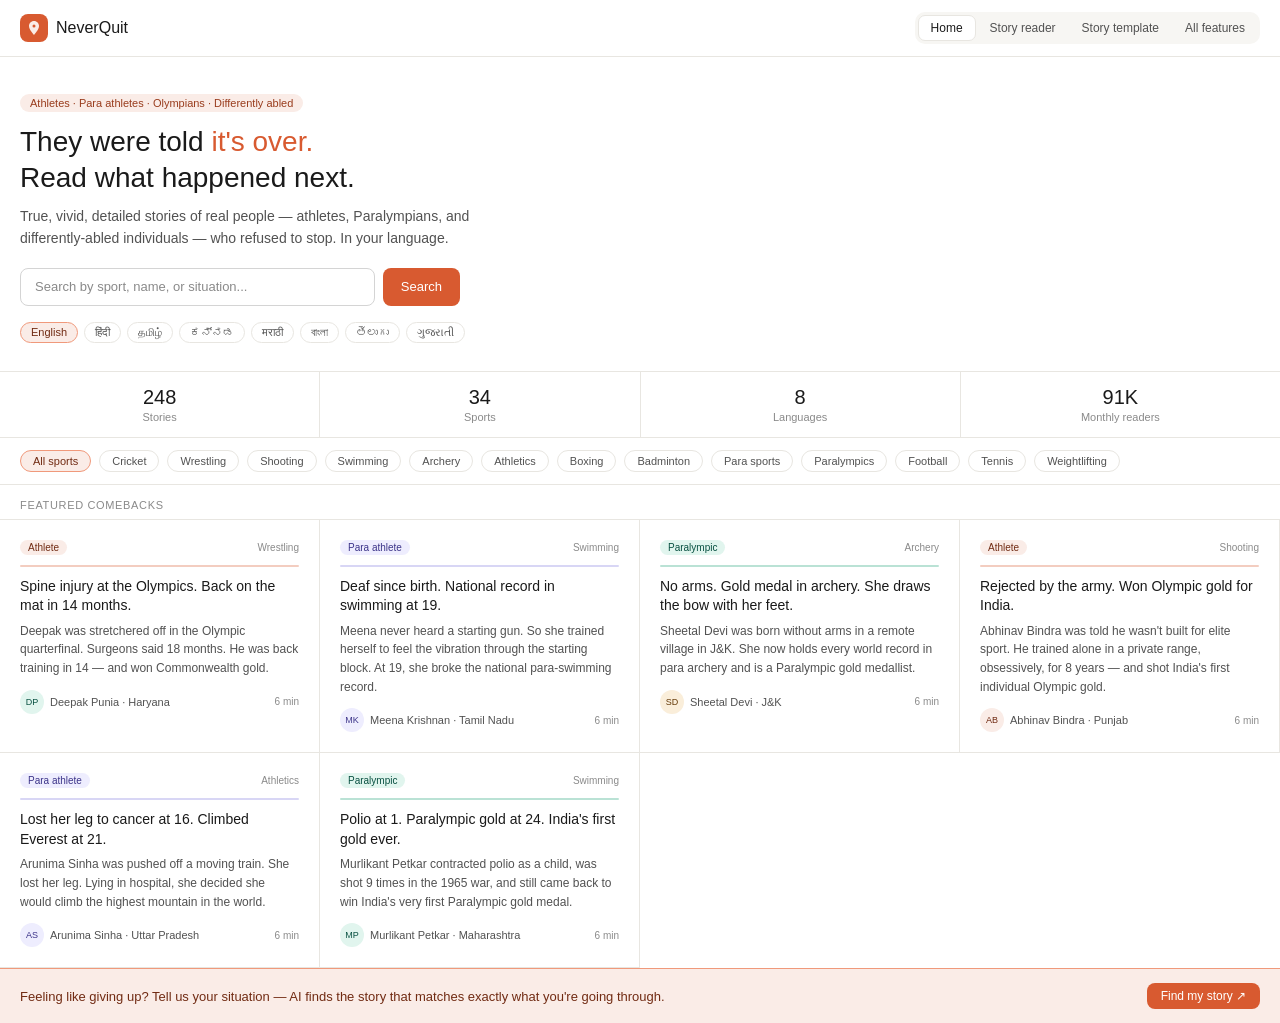
<file: site/index.html>
<!doctype html>
<html lang="en">
<head>
<meta charset="utf-8">
<meta name="viewport" content="width=device-width,initial-scale=1">
<title>NeverQuit — They were told it's over. Read what happened next.</title>
<style>
:root{
  --font-sans:-apple-system,BlinkMacSystemFont,"Segoe UI",Roboto,Helvetica,Arial,sans-serif;
  --font-serif:Georgia,"Times New Roman",serif;
  --color-text-primary:#1a1a1a;
  --color-text-secondary:#525252;
  --color-text-tertiary:#8a8a8a;
  --color-background-primary:#ffffff;
  --color-background-secondary:#f7f6f3;
  --color-border-secondary:#d4d4d4;
  --color-border-tertiary:#e8e6e1;
  --border-radius-md:8px;
  --border-radius-lg:12px;
}
*{box-sizing:border-box;margin:0;padding:0;}
body{font-family:var(--font-sans);color:var(--color-text-primary);background:var(--color-background-primary);}
.sr-only{position:absolute;width:1px;height:1px;padding:0;margin:-1px;overflow:hidden;clip:rect(0,0,0,0);border:0;}
.nav{display:flex;align-items:center;justify-content:space-between;padding:12px 20px;border-bottom:0.5px solid var(--color-border-tertiary);background:var(--color-background-primary);position:sticky;top:0;z-index:10;}
.logo{display:flex;align-items:center;gap:8px;font-size:16px;font-weight:500;}
.logo-icon{width:28px;height:28px;background:#D85A30;border-radius:8px;display:flex;align-items:center;justify-content:center;}
.logo-icon svg{width:16px;height:16px;fill:#FAECE7;}
.nav-tabs{display:flex;gap:2px;background:var(--color-background-secondary);border-radius:10px;padding:3px;}
.tab{font-size:12px;padding:5px 12px;border-radius:7px;cursor:pointer;color:var(--color-text-secondary);border:none;background:transparent;font-family:inherit;}
.tab.active{background:var(--color-background-primary);color:var(--color-text-primary);font-weight:500;border:0.5px solid var(--color-border-tertiary);}
.page{display:none;}
.page.active{display:block;}
.hero{padding:36px 20px 28px;border-bottom:0.5px solid var(--color-border-tertiary);}
.hero-eyebrow{font-size:11px;font-weight:500;color:#993C1D;background:#FAECE7;padding:3px 10px;border-radius:20px;display:inline-block;margin-bottom:12px;}
.hero-h1{font-size:28px;font-weight:500;line-height:1.3;margin-bottom:8px;}
.hero-h1 span{color:#D85A30;}
.hero-sub{font-size:14px;color:var(--color-text-secondary);line-height:1.6;max-width:460px;margin-bottom:18px;}
.search-wrap{display:flex;gap:8px;max-width:440px;margin-bottom:16px;}
.search-wrap input{flex:1;height:38px;border:0.5px solid var(--color-border-secondary);border-radius:var(--border-radius-md);background:var(--color-background-primary);padding:0 14px;font-size:13px;color:var(--color-text-primary);outline:none;font-family:inherit;}
.search-wrap input::placeholder{color:var(--color-text-tertiary);}
.btn-orange{height:38px;padding:0 18px;background:#D85A30;color:#fff;border:none;border-radius:var(--border-radius-md);font-size:13px;font-weight:500;cursor:pointer;font-family:inherit;}
.lang-chips{display:flex;gap:6px;flex-wrap:wrap;}
.lchip{font-size:11px;padding:3px 10px;border-radius:20px;border:0.5px solid var(--color-border-tertiary);color:var(--color-text-secondary);cursor:pointer;background:var(--color-background-primary);}
.lchip:hover,.lchip.sel{background:#FAECE7;border-color:#F0997B;color:#712B13;}
.stats-row{display:flex;border-bottom:0.5px solid var(--color-border-tertiary);}
.stat{flex:1;padding:14px 20px;border-right:0.5px solid var(--color-border-tertiary);text-align:center;}
.stat:last-child{border-right:none;}
.stat-n{font-size:20px;font-weight:500;}
.stat-l{font-size:11px;color:var(--color-text-tertiary);margin-top:2px;}
.sport-belt{display:flex;gap:8px;padding:12px 20px;border-bottom:0.5px solid var(--color-border-tertiary);overflow-x:auto;flex-wrap:wrap;}
.sport-chip{font-size:11px;padding:4px 12px;border-radius:20px;border:0.5px solid var(--color-border-tertiary);cursor:pointer;white-space:nowrap;background:var(--color-background-primary);color:var(--color-text-secondary);}
.sport-chip.on{background:#FAECE7;border-color:#F0997B;color:#712B13;}
.section-label{font-size:11px;font-weight:500;color:var(--color-text-tertiary);letter-spacing:.06em;text-transform:uppercase;padding:14px 20px 8px;}
.cards-grid{display:grid;grid-template-columns:repeat(auto-fit,minmax(285px,1fr));border-top:0.5px solid var(--color-border-tertiary);}
.card{padding:20px;border-bottom:0.5px solid var(--color-border-tertiary);border-right:0.5px solid var(--color-border-tertiary);cursor:pointer;background:var(--color-background-primary);transition:background .12s;}
.card:hover{background:var(--color-background-secondary);}
.card-top-row{display:flex;justify-content:space-between;align-items:center;margin-bottom:10px;}
.badge{font-size:10px;font-weight:500;padding:2px 8px;border-radius:20px;}
.b-athlete{background:#FAECE7;color:#712B13;}
.b-para{background:#EEEDFE;color:#3C3489;}
.b-paralympic{background:#E1F5EE;color:#085041;}
.b-sport{font-size:10px;color:var(--color-text-tertiary);}
.comeback-line{height:2px;border-radius:1px;margin-bottom:10px;opacity:.3;}
.card-title{font-size:14px;font-weight:500;line-height:1.4;margin-bottom:6px;}
.card-excerpt{font-size:12px;color:var(--color-text-secondary);line-height:1.55;margin-bottom:12px;}
.card-footer{display:flex;align-items:center;justify-content:space-between;}
.mini-person{display:flex;align-items:center;gap:6px;}
.av{width:24px;height:24px;border-radius:50%;display:flex;align-items:center;justify-content:center;font-size:9px;font-weight:500;flex-shrink:0;}
.mini-name{font-size:11px;color:var(--color-text-secondary);}
.read-t{font-size:10px;color:var(--color-text-tertiary);}
.ai-bar{padding:14px 20px;background:#FAECE7;border-top:0.5px solid #F0997B;display:flex;align-items:center;justify-content:space-between;gap:10px;flex-wrap:wrap;}
.ai-bar-text{font-size:13px;color:#712B13;}
.ai-bar-text strong{font-weight:500;}
.ai-bar-btn{font-size:12px;padding:6px 14px;background:#D85A30;color:#fff;border:none;border-radius:var(--border-radius-md);cursor:pointer;font-family:inherit;}
.reader{padding:24px 20px;max-width:780px;margin:0 auto;}
.back{font-size:12px;color:var(--color-text-secondary);background:none;border:none;cursor:pointer;margin-bottom:18px;display:flex;align-items:center;gap:4px;padding:0;font-family:inherit;}
.r-tags{display:flex;gap:6px;flex-wrap:wrap;margin-bottom:14px;}
.r-title{font-size:22px;font-weight:500;line-height:1.35;margin-bottom:8px;}
.r-byline{font-size:12px;color:var(--color-text-secondary);display:flex;gap:12px;align-items:center;flex-wrap:wrap;margin-bottom:18px;}
.r-divider{height:0.5px;background:var(--color-border-tertiary);margin-bottom:20px;}
.r-body{font-size:15px;line-height:1.85;font-family:var(--font-serif);}
.r-body p{margin-bottom:1.1em;}
.pullquote{border-left:3px solid #D85A30;padding:12px 16px;margin:20px 0;background:#FAECE7;}
.pullquote p{font-size:15px;font-weight:500;color:#712B13;font-style:italic;font-family:var(--font-serif);line-height:1.5;margin:0;}
.tl-box,.takeaway-box,.goal-box,.share-box{background:var(--color-background-secondary);border:0.5px solid var(--color-border-tertiary);border-radius:var(--border-radius-lg);padding:16px 18px;margin:20px 0;}
.box-title{font-size:11px;font-weight:500;color:var(--color-text-tertiary);text-transform:uppercase;letter-spacing:.06em;margin-bottom:12px;}
.tl-row{display:flex;gap:10px;margin-bottom:10px;align-items:flex-start;}
.tl-dot{width:8px;height:8px;border-radius:50%;margin-top:4px;flex-shrink:0;}
.tl-yr{font-size:11px;font-weight:500;color:var(--color-text-secondary);min-width:34px;margin-top:2px;}
.tl-txt{font-size:12px;color:var(--color-text-primary);line-height:1.5;}
.tk-row{display:flex;gap:8px;font-size:12px;color:var(--color-text-primary);margin-bottom:7px;align-items:flex-start;line-height:1.5;}
.tk-dot{width:6px;height:6px;border-radius:50%;background:#D85A30;margin-top:5px;flex-shrink:0;}
.goal-input-row{display:flex;gap:8px;margin-top:10px;}
.goal-input-row input{flex:1;height:34px;border:0.5px solid var(--color-border-secondary);border-radius:var(--border-radius-md);padding:0 10px;font-size:12px;background:var(--color-background-primary);color:var(--color-text-primary);outline:none;font-family:inherit;}
.goal-input-row button{height:34px;padding:0 14px;background:#D85A30;color:#fff;border:none;border-radius:var(--border-radius-md);font-size:12px;cursor:pointer;font-family:inherit;}
.share-btns{display:flex;gap:8px;flex-wrap:wrap;margin-top:10px;}
.share-btn{font-size:11px;padding:5px 12px;border:0.5px solid var(--color-border-secondary);border-radius:20px;cursor:pointer;background:var(--color-background-primary);color:var(--color-text-secondary);}
.share-btn:hover{background:var(--color-background-secondary);}
.read-progress{height:3px;background:#D85A30;border-radius:2px;margin-bottom:20px;transition:width .3s;}
.template-section{padding:20px;max-width:780px;margin:0 auto;}
.tmpl-card{background:var(--color-background-primary);border:0.5px solid var(--color-border-tertiary);border-radius:var(--border-radius-lg);margin-bottom:14px;overflow:hidden;}
.tmpl-header{padding:12px 16px;border-bottom:0.5px solid var(--color-border-tertiary);display:flex;align-items:center;justify-content:space-between;cursor:pointer;}
.tmpl-header-left{display:flex;align-items:center;gap:10px;}
.tmpl-num{width:24px;height:24px;border-radius:50%;background:#FAECE7;color:#712B13;font-size:11px;font-weight:500;display:flex;align-items:center;justify-content:center;flex-shrink:0;}
.tmpl-name{font-size:14px;font-weight:500;}
.tmpl-sub{font-size:12px;color:var(--color-text-secondary);}
.tmpl-body{padding:14px 16px;display:none;}
.tmpl-body.open{display:block;}
.tmpl-field{margin-bottom:12px;}
.tmpl-field-label{font-size:11px;font-weight:500;color:var(--color-text-tertiary);text-transform:uppercase;letter-spacing:.05em;margin-bottom:5px;}
.tmpl-field-desc{font-size:12px;color:var(--color-text-secondary);line-height:1.5;margin-bottom:5px;}
.tmpl-example{font-size:12px;color:#534AB7;background:#EEEDFE;padding:8px 10px;border-radius:var(--border-radius-md);font-style:italic;line-height:1.5;}
.chevron{font-size:11px;color:var(--color-text-tertiary);transition:transform .2s;}
.chevron.open{transform:rotate(90deg);}
.features-grid{display:grid;grid-template-columns:repeat(auto-fit,minmax(200px,1fr));gap:12px;padding:20px;}
.feat-card{background:var(--color-background-primary);border:0.5px solid var(--color-border-tertiary);border-radius:var(--border-radius-lg);padding:16px;}
.feat-icon{width:32px;height:32px;border-radius:8px;display:flex;align-items:center;justify-content:center;margin-bottom:10px;font-size:16px;}
.feat-title{font-size:13px;font-weight:500;margin-bottom:5px;}
.feat-desc{font-size:12px;color:var(--color-text-secondary);line-height:1.5;}
.feat-tag{font-size:10px;margin-top:8px;padding:2px 8px;border-radius:20px;display:inline-block;}
.ft-free{background:#E1F5EE;color:#085041;}
.ft-phase2{background:#FAEEDA;color:#633806;}
.ft-phase3{background:#EEEDFE;color:#3C3489;}
</style>
</head>
<body>
<div>
<h2 class="sr-only">NeverQuit — full platform with all features, story template, and reader experience</h2>

<div class="nav">
  <div class="logo">
    <div class="logo-icon"><svg viewBox="0 0 16 16"><path d="M8 1C5 1 3 3.5 3 6c0 3.5 5 9 5 9s5-5.5 5-9c0-2.5-2-5-5-5zm0 6.5a1.5 1.5 0 110-3 1.5 1.5 0 010 3z"/></svg></div>
    NeverQuit
  </div>
  <div class="nav-tabs">
    <button class="tab active" onclick="showPage('home',this)">Home</button>
    <button class="tab" onclick="showPage('reader',this)">Story reader</button>
    <button class="tab" onclick="showPage('template',this)">Story template</button>
    <button class="tab" onclick="showPage('features',this)">All features</button>
  </div>
</div>

<div id="page-home" class="page active">
  <div class="hero">
    <div class="hero-eyebrow">Athletes · Para athletes · Olympians · Differently abled</div>
    <div class="hero-h1">They were told <span>it's over.</span><br>Read what happened next.</div>
    <div class="hero-sub">True, vivid, detailed stories of real people — athletes, Paralympians, and differently-abled individuals — who refused to stop. In your language.</div>
    <div class="search-wrap">
      <input type="text" id="search-inp" placeholder="Search by sport, name, or situation..." oninput="doSearch()"/>
      <button class="btn-orange">Search</button>
    </div>
    <div class="lang-chips">
      <span class="lchip sel">English</span>
      <span class="lchip" onclick="this.classList.toggle('sel')">हिंदी</span>
      <span class="lchip" onclick="this.classList.toggle('sel')">தமிழ்</span>
      <span class="lchip" onclick="this.classList.toggle('sel')">ಕನ್ನಡ</span>
      <span class="lchip" onclick="this.classList.toggle('sel')">मराठी</span>
      <span class="lchip" onclick="this.classList.toggle('sel')">বাংলা</span>
      <span class="lchip" onclick="this.classList.toggle('sel')">తెలుగు</span>
      <span class="lchip" onclick="this.classList.toggle('sel')">ગુજરાતી</span>
    </div>
  </div>

  <div class="stats-row">
    <div class="stat"><div class="stat-n">248</div><div class="stat-l">Stories</div></div>
    <div class="stat"><div class="stat-n">34</div><div class="stat-l">Sports</div></div>
    <div class="stat"><div class="stat-n">8</div><div class="stat-l">Languages</div></div>
    <div class="stat"><div class="stat-n">91K</div><div class="stat-l">Monthly readers</div></div>
  </div>

  <div class="sport-belt">
    <span class="sport-chip on" onclick="filterSport('all',this)">All sports</span>
    <span class="sport-chip" onclick="filterSport('cricket',this)">Cricket</span>
    <span class="sport-chip" onclick="filterSport('wrestling',this)">Wrestling</span>
    <span class="sport-chip" onclick="filterSport('shooting',this)">Shooting</span>
    <span class="sport-chip" onclick="filterSport('swimming',this)">Swimming</span>
    <span class="sport-chip" onclick="filterSport('archery',this)">Archery</span>
    <span class="sport-chip" onclick="filterSport('athletics',this)">Athletics</span>
    <span class="sport-chip" onclick="filterSport('boxing',this)">Boxing</span>
    <span class="sport-chip" onclick="filterSport('badminton',this)">Badminton</span>
    <span class="sport-chip" onclick="filterSport('para',this)">Para sports</span>
    <span class="sport-chip" onclick="filterSport('paralympics',this)">Paralympics</span>
    <span class="sport-chip" onclick="filterSport('football',this)">Football</span>
    <span class="sport-chip" onclick="filterSport('tennis',this)">Tennis</span>
    <span class="sport-chip" onclick="filterSport('weightlifting',this)">Weightlifting</span>
  </div>

  <div class="section-label">Featured comebacks</div>
  <div class="cards-grid" id="cards-grid"></div>
  <div class="ai-bar">
    <div class="ai-bar-text"><strong>Feeling like giving up?</strong> Tell us your situation — AI finds the story that matches exactly what you're going through.</div>
    <button class="ai-bar-btn">Find my story ↗</button>
  </div>
</div>

<div id="page-reader" class="page">
  <div class="reader">
    <button class="back" onclick="showPage('home',null)">← Back to stories</button>
    <div class="read-progress" id="read-prog" style="width:72%;"></div>
    <div class="r-tags">
      <span class="badge b-para">Para athlete</span>
      <span class="badge" style="background:var(--color-background-secondary);color:var(--color-text-secondary);">Archery</span>
      <span class="badge" style="background:var(--color-background-secondary);color:var(--color-text-secondary);">Paralympics 2024</span>
      <span class="badge" style="background:var(--color-background-secondary);color:var(--color-text-secondary);">6 min read</span>
    </div>
    <div class="r-title">She has no arms. She holds the bow with her feet. She won gold.</div>
    <div class="r-byline">
      <div class="mini-person"><div class="av" style="background:#FAEEDA;color:#633806;width:28px;height:28px;font-size:10px;">SD</div><span>Sheetal Devi</span></div>
      <span style="color:var(--color-text-tertiary);">Jammu &amp; Kashmir</span>
      <span style="color:var(--color-text-tertiary);">Paralympics 2024 · Gold</span>
    </div>
    <div class="r-divider"></div>
    <div class="r-body">
      <p>Sheetal Devi draws a bow with her feet. This is not a metaphor, not a poetic image, not a figure of speech. She lies on her back on the shooting platform, grips the riser with one foot, hooks the string with the other, and releases — and the arrow flies with a precision that makes judges double-check the scoreboard.</p>
      <p>She was born without arms. In a small village in the Kishtwar district of Jammu &amp; Kashmir, where the mountains are high and the roads are difficult, she grew up the way millions of Indian children do — in a house where the electricity was not always on, where the world outside felt very far away, and where the question of what a girl with no arms would do with her life had no comfortable answer.</p>
      <p>The government sports programme that discovered her in 2021 was not looking for archers. It was a general talent identification camp. Sheetal walked in — on her own, without assistance, carrying herself in that particular way she has, spine very straight, chin slightly up — and someone handed her a bow.</p>
    </div>
    <div class="pullquote"><p>"People ask me how I aim without hands. I tell them: with my mind first. The feet are just the last step in a thought that started much earlier."</p></div>
    <div class="r-body">
      <p>Her coach Kuldeep Vedalankar said later that he knew within ten minutes. "She had the stillness," he told reporters. "Most beginners are all movement. She was completely still. I have trained hundreds of archers. That stillness — it cannot be taught. It either exists or it does not."</p>
      <p>It took three years to develop her technique. There was no manual. No coach had ever taught a person to draw a bow with their feet. They had to invent every drill, every correction, every method together. She essentially wrote a new chapter of the sport's history from scratch — in a remote district, without famous sponsorships, without the world watching.</p>
      <p>At the 2024 Paris Paralympics, the world started watching.</p>
    </div>
    <div class="tl-box">
      <div class="box-title">The comeback timeline</div>
      <div class="tl-row"><div class="tl-dot" style="background:#F0997B;"></div><div class="tl-yr">2006</div><div class="tl-txt">Born in Kishtwar, J&amp;K, without arms — family is told to expect a limited life</div></div>
      <div class="tl-row"><div class="tl-dot" style="background:#EF9F27;"></div><div class="tl-yr">2021</div><div class="tl-txt">Discovered at a government talent identification camp — picks up a bow for the first time</div></div>
      <div class="tl-row"><div class="tl-dot" style="background:#EF9F27;"></div><div class="tl-yr">2022</div><div class="tl-txt">First national para archery competition — finishes 3rd, technique still developing</div></div>
      <div class="tl-row"><div class="tl-dot" style="background:#639922;"></div><div class="tl-yr">2023</div><div class="tl-txt">World Para Archery Championship gold — sets new world record, world takes notice</div></div>
      <div class="tl-row"><div class="tl-dot" style="background:#639922;"></div><div class="tl-yr">2024</div><div class="tl-txt">Paris Paralympics gold — youngest Indian to win Paralympic gold, global headlines</div></div>
    </div>
    <div class="takeaway-box">
      <div class="box-title">What you can take from Sheetal's story</div>
      <div class="tk-row"><div class="tk-dot"></div><span>When there is no manual for what you're trying to do, you get to write it. That is power, not disadvantage.</span></div>
      <div class="tk-row"><div class="tk-dot"></div><span>Stillness under pressure is cultivated long before the moment it's needed. Build it in ordinary days.</span></div>
      <div class="tk-row"><div class="tk-dot"></div><span>The right programme, camp, or person finding you matters as much as your talent. Keep showing up in new rooms.</span></div>
      <div class="goal-box" style="background:var(--color-background-primary);border:0.5px solid var(--color-border-tertiary);border-radius:var(--border-radius-md);padding:12px;margin-top:14px;">
        <div class="box-title">Set your own goal from this story</div>
        <div class="goal-input-row">
          <input type="text" placeholder="What goal will you commit to today?"/>
          <button>Get plan ↗</button>
        </div>
      </div>
    </div>
    <div class="share-box">
      <div class="box-title">Share this story</div>
      <div style="font-size:12px;color:var(--color-text-secondary);margin-bottom:6px;">Someone you know needs to read this today.</div>
      <div class="share-btns">
        <span class="share-btn">WhatsApp ↗</span>
        <span class="share-btn">Instagram story</span>
        <span class="share-btn">Copy link</span>
        <span class="share-btn">Twitter/X</span>
      </div>
    </div>
  </div>
</div>

<div id="page-template" class="page">
  <div class="template-section">
    <div style="margin-bottom:16px;">
      <div style="font-size:16px;font-weight:500;margin-bottom:4px;">"Into You" newsletter article template</div>
      <div style="font-size:13px;color:var(--color-text-secondary);line-height:1.6;">Reader-first comeback articles with vulnerability before advice, tiny practices, and a warm close. Click each section to see the format, description, and example.</div>
    </div>
    <div id="tmpl-list"></div>
    <div style="margin-top:16px;padding:14px 16px;background:#EEEDFE;border-radius:var(--border-radius-lg);border:0.5px solid #AFA9EC;">
      <div style="font-size:12px;font-weight:500;color:#3C3489;margin-bottom:6px;">Tone and style notes</div>
      <div style="font-size:12px;color:#534AB7;line-height:1.6;">Use second person throughout. Keep paragraphs short. Acknowledge real difficulty before advice. No toxic positivity. Make the ask smaller until it can be done in two minutes.</div>
    </div>
  </div>
</div>

<div id="page-features" class="page">
  <div style="padding:16px 20px 4px;font-size:13px;color:var(--color-text-secondary);line-height:1.6;">Every feature your platform needs — colour-coded by when to build it.</div>
  <div style="display:flex;gap:8px;padding:8px 20px 4px;flex-wrap:wrap;font-size:11px;">
    <span style="background:#E1F5EE;color:#085041;padding:2px 8px;border-radius:20px;">Launch now (free)</span>
    <span style="background:#FAEEDA;color:#633806;padding:2px 8px;border-radius:20px;">Phase 2 (Month 3–6)</span>
    <span style="background:#EEEDFE;color:#3C3489;padding:2px 8px;border-radius:20px;">Phase 3 (Month 6+)</span>
  </div>
  <div class="features-grid" id="feat-grid"></div>
</div>
</div>

<script>
const stories=[
  {id:1,type:'athlete',sport:'Wrestling',typeLabel:'Athlete',color:'#D85A30',title:'Spine injury at the Olympics. Back on the mat in 14 months.',excerpt:'Deepak was stretchered off in the Olympic quarterfinal. Surgeons said 18 months. He was back training in 14 — and won Commonwealth gold.',person:'Deepak Punia',loc:'Haryana',initials:'DP',avBg:'#E1F5EE',avC:'#085041'},
  {id:2,type:'para',sport:'Swimming',typeLabel:'Para athlete',color:'#7F77DD',title:'Deaf since birth. National record in swimming at 19.',excerpt:'Meena never heard a starting gun. So she trained herself to feel the vibration through the starting block. At 19, she broke the national para-swimming record.',person:'Meena Krishnan',loc:'Tamil Nadu',initials:'MK',avBg:'#EEEDFE',avC:'#3C3489'},
  {id:3,type:'paralympic',sport:'Archery',typeLabel:'Paralympic',color:'#1D9E75',title:'No arms. Gold medal in archery. She draws the bow with her feet.',excerpt:'Sheetal Devi was born without arms in a remote village in J&K. She now holds every world record in para archery and is a Paralympic gold medallist.',person:'Sheetal Devi',loc:'J&K',initials:'SD',avBg:'#FAEEDA',avC:'#633806'},
  {id:4,type:'athlete',sport:'Shooting',typeLabel:'Athlete',color:'#D85A30',title:'Rejected by the army. Won Olympic gold for India.',excerpt:'Abhinav Bindra was told he wasn\'t built for elite sport. He trained alone in a private range, obsessively, for 8 years — and shot India\'s first individual Olympic gold.',person:'Abhinav Bindra',loc:'Punjab',initials:'AB',avBg:'#FAECE7',avC:'#712B13'},
  {id:5,type:'para',sport:'Athletics',typeLabel:'Para athlete',color:'#7F77DD',title:'Lost her leg to cancer at 16. Climbed Everest at 21.',excerpt:'Arunima Sinha was pushed off a moving train. She lost her leg. Lying in hospital, she decided she would climb the highest mountain in the world.',person:'Arunima Sinha',loc:'Uttar Pradesh',initials:'AS',avBg:'#EEEDFE',avC:'#3C3489'},
  {id:6,type:'paralympic',sport:'Swimming',typeLabel:'Paralympic',color:'#1D9E75',title:'Polio at 1. Paralympic gold at 24. India\'s first gold ever.',excerpt:'Murlikant Petkar contracted polio as a child, was shot 9 times in the 1965 war, and still came back to win India\'s very first Paralympic gold medal.',person:'Murlikant Petkar',loc:'Maharashtra',initials:'MP',avBg:'#E1F5EE',avC:'#085041'},
];
const template=[
  {num:'01',name:'Headline + subheadline',sub:'Lost/faced challenge, but chose a defiant outcome',desc:'Use the pattern: [Subject] Lost/Faced [Challenge], But [Defiant Action/Outcome]. Add a one-line subheadline that reframes the core lesson.',ex:'"Bethany Hamilton Lost Her Arm, But She Surfed Anyway" / Subheadline: "The comeback starts smaller than confidence: it starts with returning."'},
  {num:'02',name:'Opening hook',sub:'Start with you, not the subject',desc:'Speak directly to the reader\'s relatable struggle. Name the universal pain point, then end with a reflective bridge question.',ex:'"Where in your life does the fear of being changed show up - and what would one tiny return look like there?"'},
  {num:'03',name:'Pull quote',sub:'The central tension in one line',desc:'Include a short quote from or about the subject that captures the emotional contradiction of the story.',ex:'"My fear of losing surfing was greater than my fear of sharks."'},
  {num:'04',name:'Subject story',sub:'Constraints and comeback',desc:'Introduce the real person, age/background, and what they faced. Then list constraints under Physical / Practical, Emotional / Social, and Identity / Internal.',ex:'"Physical / Practical: She had to relearn balance and paddling. Emotional / Social: Everyone could see what had changed. Identity / Internal: She had to find out whether surfer still belonged to her."'},
  {num:'05',name:'Turning point + outcome',sub:'Quiet decision, tangible result',desc:'Narrate the small stubborn decision, then show the result and broader meaning. The turning point should feel practical, not cinematic.',ex:'"She did not wait to feel fearless. She went back into the water, tried, fell, adjusted, and returned differently."'},
  {num:'06',name:'Tiny practices, big shifts',sub:'3-4 micro-habits with micro-steps',desc:'Each item has a principle name, one sentence explanation, and a Micro-step readers can do immediately.',ex:'"Return Smaller: Lower the bar until it is possible. Micro-step: Do the first two minutes only."'},
  {num:'07',name:'Inner reframe',sub:'When it is you vs. you',desc:'Acknowledge the emotional reality. Name the core lie the reader tells themselves, then counter it with the story\'s lesson.',ex:'"The lie says, if I cannot return as my old self, I cannot return at all. The story says returning differently still counts."'},
  {num:'08',name:'Fuel beats force',sub:'Energy management, not willpower',desc:'Give four body anchors: sleep, light/outdoor exposure, nutrition anchor, and micro-movement. Keep each one immediate and doable.',ex:'"Light reset: Get two minutes of outdoor light before checking your phone."'},
  {num:'09',name:'Do it in two minutes',sub:'3 visual action cards',desc:'Each card includes an image, a catchy name, and a 1-2 sentence instruction that can be done in two minutes.',ex:'"The Shoe Touch: Put your shoes by the door and stand in them for two breaths. Let starting be the win."'},
  {num:'10',name:'Closing micro-sections',sub:'Ask, invite, explain, care',desc:'Close with Ask Yourself This, Tell Us We\'ll Cheer, Why This Works, and From Us With Care.',ex:'"Ask yourself this: What is one thing you can return to differently today?"'},
  {num:'11',name:'Tone notes',sub:'Tender, direct, micro-first',desc:'Use second person throughout. Keep paragraphs short. Put vulnerability before advice. Avoid toxic positivity. Always shrink the ask.',ex:'"You do not have to rebuild your whole life today. You only have to make the next two minutes honest."'},
];
const features=[
  {icon:'📖',title:'Story reader',desc:'Clean, distraction-free reading. Progress bar, estimated read time, serif body font.',tag:'ft-free',phase:'Launch now'},
  {icon:'🔍',title:'Sport + category filter',desc:'Filter by sport, type (athlete/para/Paralympic), country, year.',tag:'ft-free',phase:'Launch now'},
  {icon:'🌐',title:'8 Indian languages',desc:'English, Hindi, Tamil, Kannada, Marathi, Bengali, Telugu, Gujarati.',tag:'ft-free',phase:'Launch now'},
  {icon:'📅',title:'Comeback timeline',desc:'Visual year-by-year breakdown inside every story. The most shared feature.',tag:'ft-free',phase:'Launch now'},
  {icon:'🎯',title:'Goal-setting box',desc:'Reader sets a personal goal after each story. AI generates a 30-day action plan.',tag:'ft-phase2',phase:'Phase 2'},
  {icon:'🤖',title:'AI story match',desc:'User describes their struggle, AI finds the most relevant story.',tag:'ft-phase2',phase:'Phase 2'},
  {icon:'📤',title:'WhatsApp share',desc:'Pre-written share message optimised for WhatsApp.',tag:'ft-free',phase:'Launch now'},
  {icon:'📸',title:'Instagram story card',desc:'Auto-generated quote card for Instagram stories.',tag:'ft-phase2',phase:'Phase 2'},
  {icon:'🏅',title:'Sport hub pages',desc:'Each sport has its own page — all cricket, all swimming, etc.',tag:'ft-free',phase:'Launch now'},
  {icon:'📝',title:'Story submission form',desc:'Athletes or family members submit their story via Google Form.',tag:'ft-free',phase:'Launch now'},
  {icon:'🔔',title:'Weekly digest email',desc:'One new story every Monday via Mailchimp.',tag:'ft-phase2',phase:'Phase 2'},
  {icon:'💬',title:'Community comments',desc:'Readers share their own comeback moment.',tag:'ft-phase2',phase:'Phase 2'},
  {icon:'📊',title:'Reading streak',desc:'Track stories read this week. Gamified motivation.',tag:'ft-phase3',phase:'Phase 3'},
  {icon:'🎧',title:'Audio narration',desc:'AI-narrated audio version in chosen language.',tag:'ft-phase3',phase:'Phase 3'},
  {icon:'📱',title:'Mobile app (PWA)',desc:'Install as home screen app. Offline reading.',tag:'ft-phase3',phase:'Phase 3'},
  {icon:'🤝',title:'Sponsor a story',desc:'Brands like PUMA, JSW, Tata co-present a story.',tag:'ft-phase3',phase:'Phase 3'},
  {icon:'🏫',title:'School programme',desc:'Teachers assign stories. Students write reflection essays.',tag:'ft-phase3',phase:'Phase 3'},
  {icon:'🗺️',title:'India stories map',desc:'Tap a state, see athlete stories from that region.',tag:'ft-phase2',phase:'Phase 2'},
];

function renderCards(list){
  document.getElementById('cards-grid').innerHTML=list.map(s=>`
    <div class="card" onclick="showPage('reader',null)">
      <div class="card-top-row">
        <span class="badge ${s.type==='athlete'?'b-athlete':s.type==='para'?'b-para':'b-paralympic'}">${s.typeLabel}</span>
        <span class="b-sport">${s.sport}</span>
      </div>
      <div class="comeback-line" style="background:${s.color};"></div>
      <div class="card-title">${s.title}</div>
      <div class="card-excerpt">${s.excerpt}</div>
      <div class="card-footer">
        <div class="mini-person"><div class="av" style="background:${s.avBg};color:${s.avC};">${s.initials}</div><div class="mini-name">${s.person} · ${s.loc}</div></div>
        <div class="read-t">6 min</div>
      </div>
    </div>
  `).join('');
}
function doSearch(){
  const q=document.getElementById('search-inp').value.toLowerCase();
  renderCards(q?stories.filter(s=>s.title.toLowerCase().includes(q)||s.excerpt.toLowerCase().includes(q)||s.person.toLowerCase().includes(q)||s.sport.toLowerCase().includes(q)):stories);
}
function filterSport(sp,el){
  document.querySelectorAll('.sport-chip').forEach(c=>c.classList.remove('on'));
  el.classList.add('on');
  renderCards(sp==='all'?stories:stories.filter(s=>s.type===sp||s.sport.toLowerCase()===sp));
}
const tmplList=document.getElementById('tmpl-list');
template.forEach((t,i)=>{
  const d=document.createElement('div');
  d.className='tmpl-card';
  d.innerHTML=`<div class="tmpl-header" onclick="toggleTmpl(${i})"><div class="tmpl-header-left"><div class="tmpl-num">${t.num}</div><div><div class="tmpl-name">${t.name}</div><div class="tmpl-sub">${t.sub}</div></div></div><span class="chevron" id="ch-${i}">▶</span></div><div class="tmpl-body" id="tb-${i}"><div class="tmpl-field"><div class="tmpl-field-label">What to write</div><div class="tmpl-field-desc">${t.desc}</div></div><div class="tmpl-field"><div class="tmpl-field-label">Real example</div><div class="tmpl-example">${t.ex}</div></div></div>`;
  tmplList.appendChild(d);
});
function toggleTmpl(i){const b=document.getElementById('tb-'+i),c=document.getElementById('ch-'+i);b.classList.toggle('open');c.classList.toggle('open');}
document.getElementById('feat-grid').innerHTML=features.map(f=>`
  <div class="feat-card">
    <div class="feat-icon" style="background:var(--color-background-secondary);">${f.icon}</div>
    <div class="feat-title">${f.title}</div>
    <div class="feat-desc">${f.desc}</div>
    <span class="feat-tag ${f.tag}">${f.phase}</span>
  </div>
`).join('');
function showPage(id,el){
  document.querySelectorAll('.page').forEach(p=>p.classList.remove('active'));
  document.getElementById('page-'+id).classList.add('active');
  document.querySelectorAll('.tab').forEach((t,i)=>{
    t.classList.remove('active');
    if(['home','reader','template','features'][i]===id)t.classList.add('active');
  });
  if(el){document.querySelectorAll('.tab').forEach(t=>t.classList.remove('active'));el.classList.add('active');}
}
renderCards(stories);
</script>
</body>
</html>
</file>
